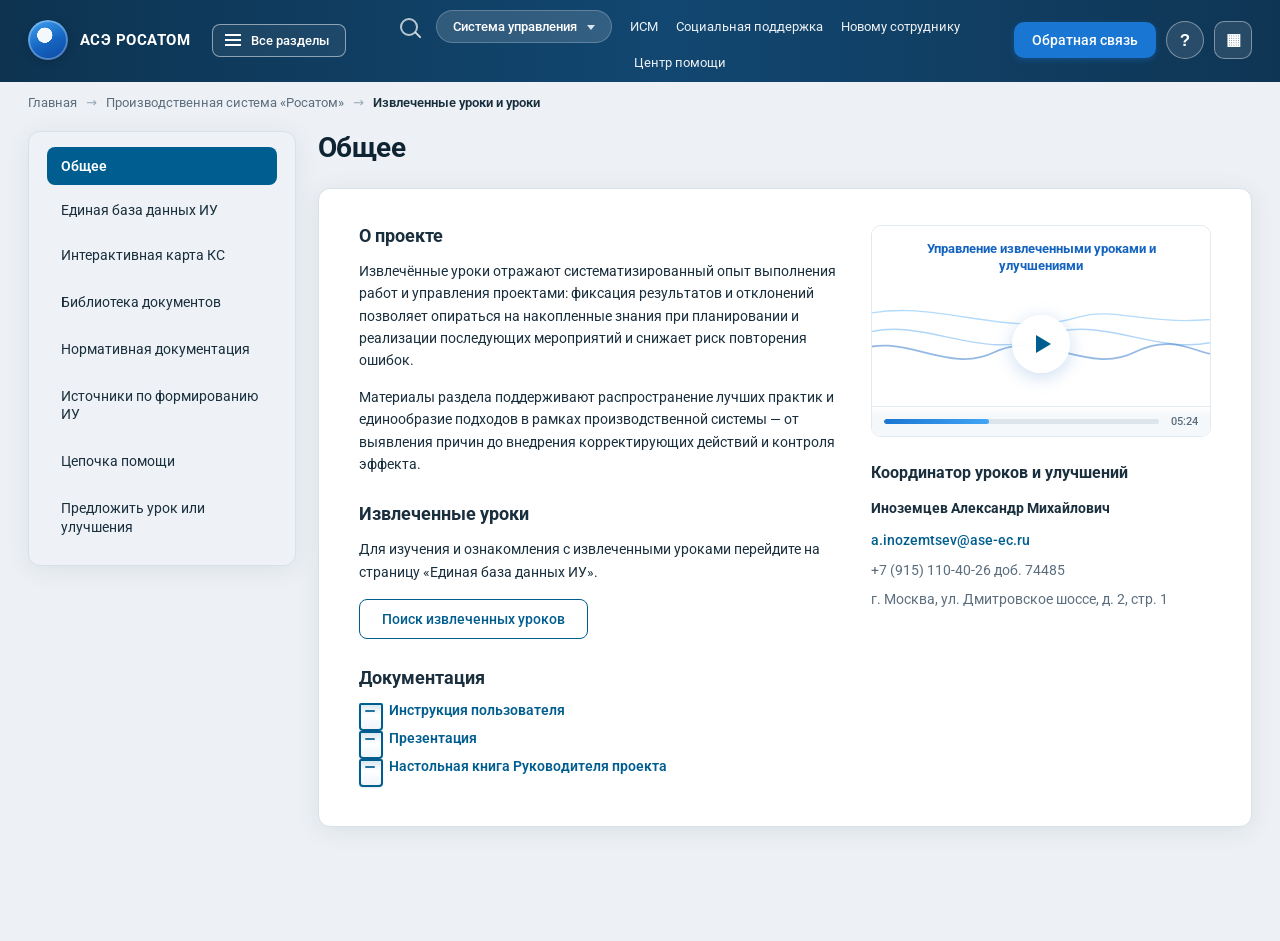
<file: frontend/demo.html>
<!DOCTYPE html>
<html lang="ru">
<head>
  <meta charset="UTF-8" />
  <meta name="viewport" content="width=device-width, initial-scale=1.0" />
  <title>Портал извлеченных уроков</title>
  <link rel="preconnect" href="https://fonts.googleapis.com" />
  <link rel="preconnect" href="https://fonts.gstatic.com" crossorigin />
  <link href="https://fonts.googleapis.com/css2?family=Roboto:wght@400;500;700&display=swap" rel="stylesheet" />
  <link rel="stylesheet" href="css/demo-styles.css" />
  <link rel="stylesheet" href="css/styles.css" />
</head>
<body class="portal-demo">
  <header class="mock-topbar" role="banner">
    <div class="mock-topbar__left">
      <div class="mock-logo" aria-hidden="true"></div>
      <span class="mock-brand">АСЭ&nbsp;РОСАТОМ</span>
      <button type="button" class="mock-btn mock-btn--outline mock-btn--sections" disabled>
        <span class="mock-icon-hamburger" aria-hidden="true"></span>
        Все разделы
      </button>
    </div>
    <nav class="mock-topbar__center" aria-label="Верхнее меню">
      <span class="mock-search-icon" aria-hidden="true"></span>
      <span class="mock-search-pill">Система управления <span class="mock-chevron" aria-hidden="true"></span></span>
      <a href="#" class="mock-top-link" onclick="return false;">ИСМ</a>
      <a href="#" class="mock-top-link" onclick="return false;">Социальная поддержка</a>
      <a href="#" class="mock-top-link" onclick="return false;">Новому сотруднику</a>
      <a href="#" class="mock-top-link" onclick="return false;">Центр помощи</a>
    </nav>
    <div class="mock-topbar__right">
      <button type="button" class="mock-btn mock-btn--primary" disabled>Обратная связь</button>
      <button type="button" class="mock-icon-btn" aria-label="Помощь" disabled>?</button>
      <button type="button" class="mock-icon-btn" aria-label="Приложения" disabled>▦</button>
    </div>
  </header>

  <div class="mock-subbar">
    <nav class="breadcrumbs" aria-label="Хлебные крошки">
      <span>Главная</span>
      <span class="bc-sep">→</span>
      <span>Производственная система «Росатом»</span>
      <span class="bc-sep">→</span>
      <span class="bc-current">Извлеченные уроки и уроки</span>
    </nav>
  </div>

  <div class="portal-layout">
    <aside class="portal-sidebar-mock" aria-label="Разделы портала">
      <ul class="sidebar-list">
        <li>
          <button type="button" class="sidebar-link" data-nav-view="general">Общее</button>
        </li>
        <li>
          <button type="button" class="sidebar-link" data-nav-view="database">Единая база данных ИУ</button>
        </li>
        <li><span class="sidebar-muted">Интерактивная карта КС</span></li>
        <li><span class="sidebar-muted">Библиотека документов</span></li>
        <li><span class="sidebar-muted">Нормативная документация</span></li>
        <li><span class="sidebar-muted">Источники по формированию ИУ</span></li>
        <li><span class="sidebar-muted">Цепочка помощи</span></li>
        <li><span class="sidebar-muted">Предложить урок или улучшения</span></li>
      </ul>
    </aside>

    <div class="portal-main-area">
      <section id="view-general" class="view-panel general-page">
        <h1 class="page-title page-title--standalone">Общее</h1>
        <div class="mock-card mock-card--general">
          <div class="general-grid">
            <div class="general-col">
              <section class="mock-section">
                <h2 class="mock-h2">О проекте</h2>
                <p class="mock-p">
                  Извлечённые уроки отражают систематизированный опыт выполнения работ и управления проектами:
                  фиксация результатов и отклонений позволяет опираться на накопленные знания при планировании
                  и реализации последующих мероприятий и снижает риск повторения ошибок.
                </p>
                <p class="mock-p">
                  Материалы раздела поддерживают распространение лучших практик и единообразие подходов в рамках
                  производственной системы — от выявления причин до внедрения корректирующих действий и контроля эффекта.
                </p>
              </section>
              <section class="mock-section">
                <h2 class="mock-h2">Извлеченные уроки</h2>
                <p class="mock-p mock-p--instruction">
                  Для изучения и ознакомления с извлеченными уроками перейдите на страницу «Единая база данных ИУ».
                </p>
                <button type="button" class="mock-outline-btn mock-outline-btn--ghost" disabled>Поиск извлеченных уроков</button>
              </section>
              <section class="mock-section">
                <h2 class="mock-h2">Документация</h2>
                <ul class="doc-links">
                  <li><a href="#" onclick="return false;">Инструкция пользователя</a></li>
                  <li><a href="#" onclick="return false;">Презентация</a></li>
                  <li><a href="#" onclick="return false;">Настольная книга Руководителя проекта</a></li>
                </ul>
              </section>
            </div>
            <div class="general-col general-col--aside">
              <div class="video-placeholder" role="img" aria-label="Видео: управление извлеченными уроками">
                <div class="video-placeholder__bg" aria-hidden="true">
                  <svg class="video-waves" xmlns="http://www.w3.org/2000/svg" viewBox="0 0 320 180" preserveAspectRatio="xMidYMid slice">
                    <rect width="320" height="180" fill="#ffffff" />
                    <path fill="none" stroke="#1e88e5" stroke-width="1.25" opacity="0.35" d="M0,95 C53,72 107,118 160,95 C213,72 267,118 320,95" />
                    <path fill="none" stroke="#1565c0" stroke-width="1.5" opacity="0.45" d="M0,108 C40,88 80,128 120,108 C160,88 200,128 240,108 C280,88 300,118 320,108" />
                    <path fill="none" stroke="#42a5f5" stroke-width="1.15" opacity="0.4" d="M0,78 C64,58 128,98 192,78 C224,68 256,88 320,78" />
                  </svg>
                </div>
                <p class="video-placeholder__heading">Управление извлеченными уроками и улучшениями</p>
                <div class="video-placeholder__mid">
                  <button type="button" class="video-play" disabled aria-hidden="true">
                    <span class="video-play__triangle" aria-hidden="true"></span>
                  </button>
                </div>
                <div class="video-placeholder__controls" aria-hidden="true">
                  <span class="video-progress"><span class="video-progress__fill"></span></span>
                  <span class="video-time">05:24</span>
                </div>
              </div>
              <section class="contact-card">
                <h3 class="mock-h3">Координатор уроков и улучшений</h3>
                <p class="contact-name">Иноземцев Александр Михайлович</p>
                <p class="contact-line">
                  <a href="mailto:a.inozemtsev@ase-ec.ru">a.inozemtsev@ase-ec.ru</a>
                </p>
                <p class="contact-line muted">+7 (915) 110-40-26 доб. 74485</p>
                <p class="contact-line muted">г. Москва, ул. Дмитровское шоссе, д. 2, стр. 1</p>
              </section>
            </div>
          </div>
        </div>
      </section>

      <section id="view-database" class="view-panel database-page" hidden>
        <h1 class="page-title page-title--standalone">Единая база данных ИУ</h1>
        <div class="database-split">
          <div class="database-split__main mock-card mock-card--database">
            <div class="db-search-wrap">
              <span class="db-search-icon" aria-hidden="true">⌕</span>
              <input type="search" class="db-search-input" placeholder="Поиск извлеченных уроков" disabled aria-disabled="true" />
            </div>
            <div class="lesson-cards">
              <article class="lesson-card">
                <span class="lesson-tag">Бетонирование</span>
                <h3 class="lesson-card-title">Бетонирование балок Б-1 помещений теплообменников СПОТ на энергоблоке №2 Нововоронежской АЭС-2</h3>
                <p class="lesson-meta">
                  Внесен: 22.02.2026 · ID: LL64784 · Стадия: Реализация улучшения
                </p>
                <p class="lesson-card-desc">
                  Срыв сроков бетонирования перекрытия помещений теплообменников СПОТ.
                </p>
                <dl class="lesson-details">
                  <div><dt>Этап</dt><dd>Основной период</dd></div>
                  <div><dt>Проект</dt><dd>Нововоронежская АЭС</dd></div>
                  <div><dt>Вид оборудования</dt><dd>СПОТ</dd></div>
                  <div><dt>Процесс</dt><dd>Обеспечение производства. Управление эффективностью.</dd></div>
                </dl>
                <ul class="lesson-checks">
                  <li>Отчет об улучшении</li>
                  <li>Ответ эксперта</li>
                </ul>
                <div class="lesson-card-actions">
                  <button type="button" class="mock-btn mock-btn--primary mock-btn--sm" disabled>Смотреть урок</button>
                  <a href="#" class="mock-inline-link" onclick="return false;">Заключение эксперта</a>
                </div>
              </article>
              <article class="lesson-card">
                <span class="lesson-tag">Организация</span>
                <h3 class="lesson-card-title">Внедрение технологий 5С на площадке строительства</h3>
                <p class="lesson-meta">Внесен: 02.02.2026 · ID: LL3891 · Стадия: Принят</p>
                <p class="lesson-card-desc">Организация рабочих мест и визуальный контроль на площадке.</p>
                <dl class="lesson-details">
                  <div><dt>Этап</dt><dd>Подготовка</dd></div>
                  <div><dt>Проект</dt><dd>Корпоративная программа</dd></div>
                  <div><dt>Вид оборудования</dt><dd>—</dd></div>
                  <div><dt>Процесс</dt><dd>Организация труда</dd></div>
                </dl>
                <ul class="lesson-checks">
                  <li>Отчет об улучшении</li>
                  <li>Ответ эксперта</li>
                </ul>
                <div class="lesson-card-actions">
                  <button type="button" class="mock-btn mock-btn--primary mock-btn--sm" disabled>Смотреть урок</button>
                  <a href="#" class="mock-inline-link" onclick="return false;">Заключение эксперта</a>
                </div>
              </article>
              <article class="lesson-card">
                <span class="lesson-tag">Поставки</span>
                <h3 class="lesson-card-title">Согласование поставок длинномера при ограничении проезда</h3>
                <p class="lesson-meta">Внесен: 28.01.2026 · ID: LL3702 · Стадия: Черновик</p>
                <p class="lesson-card-desc">Согласование графика подачи грузов на стройплощадку.</p>
                <dl class="lesson-details">
                  <div><dt>Этап</dt><dd>Логистика</dd></div>
                  <div><dt>Проект</dt><dd>Склад временного хранения</dd></div>
                  <div><dt>Вид оборудования</dt><dd>Крановые установки</dd></div>
                  <div><dt>Процесс</dt><dd>Поставка ТМЦ</dd></div>
                </dl>
                <ul class="lesson-checks">
                  <li>Отчет об улучшении</li>
                  <li>Ответ эксперта</li>
                </ul>
                <div class="lesson-card-actions">
                  <button type="button" class="mock-btn mock-btn--primary mock-btn--sm" disabled>Смотреть урок</button>
                  <a href="#" class="mock-inline-link" onclick="return false;">Заключение эксперта</a>
                </div>
              </article>
              <article class="lesson-card">
                <span class="lesson-tag">Безопасность</span>
                <h3 class="lesson-card-title">Идентификация зон повышенного риска при работах на высоте</h3>
                <p class="lesson-meta">Внесен: 15.01.2026 · ID: LL3644 · Стадия: Принят</p>
                <p class="lesson-card-desc">Маркировка и ограждение опасных зон при монтаже металлоконструкций.</p>
                <dl class="lesson-details">
                  <div><dt>Этап</dt><dd>Эксплуатация</dd></div>
                  <div><dt>Проект</dt><dd>Реконструкция объекта</dd></div>
                  <div><dt>Вид оборудования</dt><dd>Средства подмащения</dd></div>
                  <div><dt>Процесс</dt><dd>Охрана труда</dd></div>
                </dl>
                <ul class="lesson-checks">
                  <li>Отчет об улучшении</li>
                  <li>Ответ эксперта</li>
                </ul>
                <div class="lesson-card-actions">
                  <button type="button" class="mock-btn mock-btn--primary mock-btn--sm" disabled>Смотреть урок</button>
                  <a href="#" class="mock-inline-link" onclick="return false;">Заключение эксперта</a>
                </div>
              </article>
            </div>
          </div>
          <aside class="database-split__aside" aria-label="ИИ-помощник">
            <div class="chat-wrapper chat-wrapper--embedded open" id="chatWrapper">
              <div class="chat-header chat-header--embedded">
                <div class="chat-header-text">
                  <span class="chat-kicker">Найдено: 56 уроков</span>
                  <span class="chat-title">ИИ-помощник</span>
                </div>
                <div class="chat-header-actions">
                  <button type="button" id="expandChat" class="icon-btn icon-btn--embed" title="Раскрыть">⤢</button>
                  <button type="button" class="chat-filter-link" disabled>Фильтр</button>
                </div>
              </div>
              <div class="messages" id="messages"></div>
              <div class="mode-bar mode-bar--embed" id="modeBar">
                <button class="mode-btn" data-mode="document">Документы</button>
                <button class="mode-btn" data-mode="mail">Письмо</button>
                <button class="mode-btn active" data-mode="chat">Чат</button>
                <button class="mode-btn" data-mode="search">Поиск</button>
              </div>
              <div class="composer">
                <input id="messageInput" type="text" placeholder="Сформулируйте запрос по урокам" />
                <button id="sendBtn" class="send-btn">➤</button>
              </div>
            </div>
          </aside>
        </div>
      </section>
    </div>
  </div>

  <div class="assistant-overlay" id="assistantOverlay">
    <div class="assistant-shell assistant-shell--portal">
      <header class="assistant-header assistant-header--portal">
        <button type="button" id="assistantBack" class="icon-btn assistant-back-btn" title="К компактному виду">←</button>
        <h1 class="assistant-portal-title">Ассистент раздела «Извлеченные уроки»</h1>
      </header>
      <div class="assistant-body">
        <aside class="assistant-sidebar" aria-label="История запросов">
          <div class="assistant-sidebar-inner">
            <div class="opened-lessons-head">
              <span class="opened-lessons-title">История запросов</span>
              <button type="button" class="opened-lessons-clear-btn" title="Очистить историю">Очистить</button>
            </div>
            <ul class="opened-lessons-list" id="openedLessonsSidebarList"></ul>
          </div>
        </aside>
        <section class="assistant-main">
          <div class="assistant-messages" id="assistantMessages"></div>
          <div class="mode-bar wide" id="assistantModeBar">
            <button class="mode-btn" data-mode="document">Документы</button>
            <button class="mode-btn" data-mode="mail">Письмо</button>
            <button class="mode-btn active" data-mode="chat">Чат</button>
            <button class="mode-btn" data-mode="search">Поиск</button>
          </div>
          <div class="composer composer--modal">
            <input id="assistantInput" type="text" placeholder="Что вы хотите найти?" />
            <button id="assistantSend" class="send-btn">➤</button>
          </div>
        </section>
      </div>
    </div>
  </div>

  <script src="js/demo-portal.js"></script>
  <script src="js/config.js"></script>
  <script src="js/opened-lessons-history.js"></script>
  <script src="js/api.js"></script>
  <script src="js/chat-widget.js"></script>
</body>
</html>
</file>
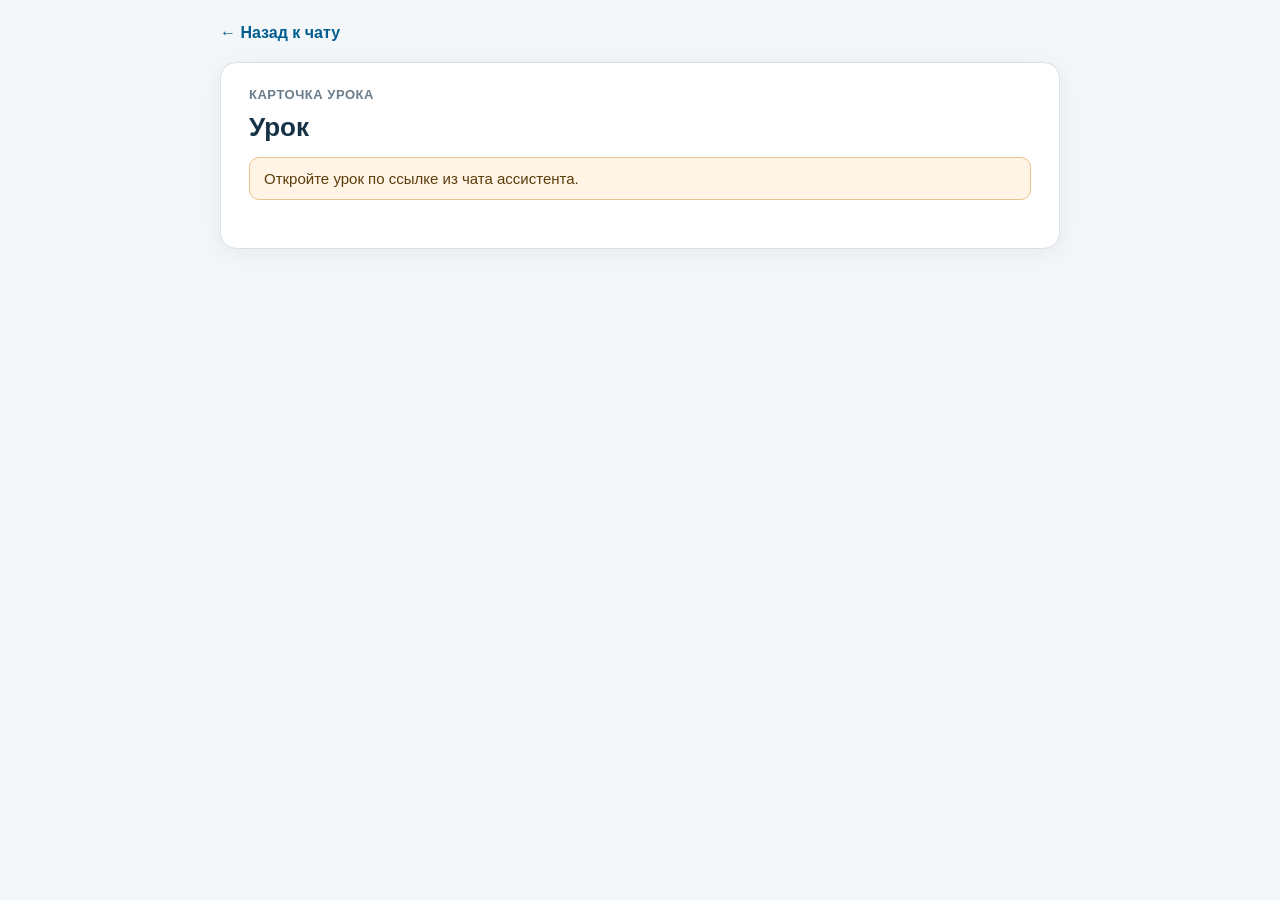
<file: frontend/lesson.html>
<!DOCTYPE html>
<html lang="ru">
<head>
  <meta charset="UTF-8" />
  <meta name="viewport" content="width=device-width, initial-scale=1.0" />
  <title>Урок</title>
  <link rel="stylesheet" href="css/styles.css" />
</head>
<body class="lesson-page">
  <p class="lesson-page-nav"><a href="#" id="lessonBackLink">← Назад к чату</a></p>
  <article class="lesson-page-article" id="lessonArticle">
    <p class="lesson-page-kicker" id="lessonKicker">Карточка урока</p>
    <h1 id="lessonTitle">Урок</h1>
    <p class="lesson-page-error" id="lessonError" hidden></p>
    <div id="lessonFieldsWrap" class="lesson-page-fields-wrap" hidden>
      <h2 class="lesson-page-section-title">Все поля</h2>
      <dl class="lesson-page-fields" id="lessonFields"></dl>
    </div>
    <section class="lesson-page-section lesson-page-legacy" id="legacySection" hidden>
      <h2 class="lesson-page-section-title">Фрагмент (старая ссылка)</h2>
      <div id="lessonBody" class="lesson-page-body"></div>
    </section>
  </article>
  <script src="js/config.js"></script>
  <script src="js/opened-lessons-history.js"></script>
  <script>
    function escapeHtml(value) {
      return String(value || '')
        .replaceAll('&', '&amp;')
        .replaceAll('<', '&lt;')
        .replaceAll('>', '&gt;')
        .replaceAll('"', '&quot;');
    }

    function formatFieldValue(v) {
      if (v === null || v === undefined) return '—';
      if (typeof v === 'boolean') return v ? 'Да' : 'Нет';
      return String(v);
    }

    var FIELD_ORDER = [
      'ID_урока', 'Наименование_урока', 'Дата_урока',
      'Проект_организация', 'Этап_Проекта', 'Функциональный_процесс',
      'Вид_деятельности', 'Стадия_ЖЦ', 'Вид_оборудования', 'Ключевое_событие',
      'Источник_урока', 'Номер_в_источнике', 'Значимость_урока',
      'Направлено_в_УВКиМ', 'Протокол_рассмотрения', 'Отчет_об_улучшении',
      'Отчет_об_использовании', 'Ответ_эксперта', 'Информационный_листок',
      'Заключение_эксперта', 'Материалы',
      'Описание_проблема', 'Описание_решение', 'Описание_результат'
    ];

    function orderedKeys(obj) {
      var keys = Object.keys(obj);
      var ordered = [];
      FIELD_ORDER.forEach(function (k) {
        if (keys.indexOf(k) !== -1) ordered.push(k);
      });
      keys
        .filter(function (k) { return FIELD_ORDER.indexOf(k) === -1; })
        .sort(function (a, b) { return a.localeCompare(b, 'ru'); })
        .forEach(function (k) { ordered.push(k); });
      return ordered;
    }

    function renderRecord(record) {
      var dl = document.getElementById('lessonFields');
      var wrap = document.getElementById('lessonFieldsWrap');
      dl.innerHTML = '';
      orderedKeys(record).forEach(function (key) {
        var dt = document.createElement('dt');
        dt.className = 'lesson-page-dt';
        dt.textContent = key;
        var dd = document.createElement('dd');
        dd.className = 'lesson-page-dd';
        var val = formatFieldValue(record[key]);
        if (val.length > 200 || val.indexOf('\n') !== -1) {
          dd.classList.add('lesson-page-dd--block');
        }
        dd.textContent = val;
        dl.appendChild(dt);
        dl.appendChild(dd);
      });
      wrap.hidden = false;
    }

    function capitalizeFirstLetter(str) {
      if (!str) return str;
      var c = str.charAt(0);
      if (!/[a-zа-яё]/.test(c)) return str;
      return c.toLocaleUpperCase('ru-RU') + str.slice(1);
    }

    function showError(msg) {
      var el = document.getElementById('lessonError');
      el.textContent = msg;
      el.hidden = false;
    }

    document.getElementById('lessonBackLink').addEventListener('click', function (e) {
      e.preventDefault();
      if (window.history.length > 1) {
        window.history.back();
      } else {
        window.location.href = 'demo.html';
      }
    });

    (function () {
      var params = new URLSearchParams(window.location.search);
      var lessonId = params.get('lessonId');
      var backendUrl = (params.get('backendUrl') || (typeof API_CONFIG !== 'undefined' && API_CONFIG.baseUrl) || '').replace(/\/$/, '');
      var titleEl = document.getElementById('lessonTitle');

      if (lessonId && backendUrl) {
        titleEl.textContent = 'Загрузка…';
        var url = backendUrl + '/api/v1/lessons/' + encodeURIComponent(lessonId);
        fetch(url)
          .then(function (r) {
            if (r.status === 404) throw new Error('Урок не найден в базе.');
            if (!r.ok) throw new Error('Не удалось загрузить карточку (' + r.status + ').');
            return r.json();
          })
          .then(function (record) {
            var name = record['Наименование_урока'] || record['Наименование'] || lessonId;
            titleEl.textContent = name;
            document.title = name;
            renderRecord(record);
            if (typeof LessonsOpenedHistory !== 'undefined') {
              LessonsOpenedHistory.record(lessonId, name);
            }
          })
          .catch(function (err) {
            titleEl.textContent = 'Урок';
            showError(err.message || 'Ошибка загрузки.');
          });
        return;
      }

      var raw = window.location.hash.slice(1);
      if (!raw) {
        titleEl.textContent = 'Урок';
        showError('Откройте урок по ссылке из чата ассистента.');
        return;
      }
      try {
        var json = decodeURIComponent(escape(window.atob(raw)));
        var data = JSON.parse(json);
        titleEl.textContent = (data.title && String(data.title)) || 'Урок';
        document.title = titleEl.textContent;
        var bodyEl = document.getElementById('lessonBody');
        var leg = document.getElementById('legacySection');
        var bodyText = (data.text && String(data.text)) || '';
        bodyEl.textContent = bodyText ? capitalizeFirstLetter(bodyText.trim()) : 'Нет текста фрагмента.';
        leg.hidden = false;
        showError('Это старая ссылка. Откройте урок снова из чата, чтобы увидеть полную карточку.');
      } catch (err) {
        titleEl.textContent = 'Не удалось открыть урок';
        showError('Ссылка устарела или повреждена.');
      }
    })();
  </script>
</body>
</html>
</file>
<file: frontend/css/demo-styles.css>
/* Заглушки портала (demo.html): макеты 1–3 */

:root {
  --demo-header: #0c3d5c;
  --demo-header-accent: #1976d2;
  --demo-card-shadow: 0 4px 24px rgba(15, 36, 52, 0.08);
  --demo-line: #d8e0e8;
  --demo-ink: #1a2f3d;
  --demo-muted: #5c6e7e;
  /* Кнопки режимов: единый спокойный голубой; активное — чуть темнее тона */
  --mode-btn-bg: #8db1e2;
  --mode-btn-bg-hover: #7ea3db;
  --mode-btn-bg-active: #7a9fd4;
  --mode-btn-radius: 10px;
}

.portal-demo {
  margin: 0;
  min-height: 100vh;
  background: #edf1f5;
  padding-bottom: 48px;
  font-family:
    "Roboto",
    "Segoe UI",
    system-ui,
    -apple-system,
    sans-serif;
}

.portal-demo .view-panel[hidden] {
  display: none !important;
}

/* --- Верхняя панель --- */
.mock-topbar {
  display: flex;
  align-items: center;
  justify-content: space-between;
  gap: 16px;
  flex-wrap: wrap;
  padding: 10px 28px 12px;
  background: linear-gradient(90deg, #0d3350 0%, #124771 52%, #0f3554 100%);
  color: #fff;
  font-size: 14px;
  box-shadow: 0 2px 12px rgba(8, 28, 44, 0.12);
}

.mock-topbar__left {
  display: flex;
  align-items: center;
  gap: 12px;
}

.mock-logo {
  width: 40px;
  height: 40px;
  border-radius: 50%;
  background:
    radial-gradient(circle at 42% 38%, rgba(255, 255, 255, 0.95) 0%, rgba(255, 255, 255, 0.95) 22%, transparent 23%),
    linear-gradient(155deg, #42a5f5 0%, #1565c0 55%, #0d47a1 100%);
  box-shadow:
    inset 0 0 0 2px rgba(255, 255, 255, 0.28),
    0 2px 8px rgba(0, 0, 0, 0.15);
}

.mock-brand {
  font-weight: 700;
  letter-spacing: 0.03em;
  margin-right: 10px;
  font-size: 15px;
}

.mock-btn {
  font: inherit;
  border-radius: 8px;
  padding: 8px 14px;
  cursor: default;
}

.mock-btn--outline {
  border: 1px solid rgba(255, 255, 255, 0.5);
  background: rgba(255, 255, 255, 0.06);
  color: #fff;
}

.mock-btn--sections {
  display: inline-flex;
  align-items: center;
  gap: 10px;
  padding-left: 12px;
  padding-right: 16px;
  font-weight: 500;
  font-size: 13px;
}

.mock-icon-hamburger {
  display: inline-block;
  width: 16px;
  height: 12px;
  border-top: 2px solid #fff;
  border-bottom: 2px solid #fff;
  position: relative;
  flex-shrink: 0;
}

.mock-icon-hamburger::after {
  content: "";
  position: absolute;
  left: 0;
  right: 0;
  top: 50%;
  transform: translateY(-50%);
  border-top: 2px solid #fff;
}

.mock-btn--primary {
  border: 0;
  background: var(--demo-header-accent);
  color: #fff;
  font-weight: 500;
  padding: 10px 18px;
  border-radius: 10px;
  box-shadow: 0 2px 6px rgba(25, 118, 210, 0.35);
}

.mock-topbar__center {
  display: flex;
  align-items: center;
  gap: 12px 18px;
  flex-wrap: wrap;
  justify-content: center;
  flex: 1;
}

.mock-search-icon {
  width: 18px;
  height: 18px;
  border: 2px solid rgba(255, 255, 255, 0.75);
  border-radius: 50%;
  position: relative;
  flex-shrink: 0;
  opacity: 0.95;
}

.mock-search-icon::after {
  content: "";
  position: absolute;
  width: 8px;
  height: 2px;
  background: rgba(255, 255, 255, 0.85);
  right: -6px;
  bottom: -2px;
  transform: rotate(45deg);
  border-radius: 1px;
}

.mock-search-pill {
  display: inline-flex;
  align-items: center;
  gap: 10px;
  padding: 8px 16px;
  border-radius: 999px;
  background: rgba(255, 255, 255, 0.14);
  border: 1px solid rgba(255, 255, 255, 0.22);
  font-size: 13px;
  font-weight: 500;
}

.mock-chevron {
  display: inline-block;
  width: 0;
  height: 0;
  border-left: 4px solid transparent;
  border-right: 4px solid transparent;
  border-top: 5px solid rgba(255, 255, 255, 0.88);
  margin-top: 2px;
  opacity: 0.95;
}

.mock-top-link {
  color: rgba(255, 255, 255, 0.92);
  text-decoration: none;
  font-size: 13px;
}

.mock-top-link:hover {
  text-decoration: underline;
}

.mock-topbar__right {
  display: flex;
  align-items: center;
  gap: 10px;
}

.mock-icon-btn {
  width: 38px;
  height: 38px;
  border-radius: 50%;
  border: 1px solid rgba(255, 255, 255, 0.4);
  background: rgba(255, 255, 255, 0.1);
  color: #fff;
  font-size: 17px;
  font-weight: 600;
  line-height: 1;
  cursor: default;
}

.mock-icon-btn:last-of-type {
  border-radius: 10px;
  font-size: 16px;
}

/* --- Подшапка с крошками --- */
.mock-subbar {
  padding: 12px 28px 0;
  background: #edf1f5;
}

.breadcrumbs {
  font-size: 13px;
  color: var(--demo-muted);
  line-height: 1.45;
}

.bc-sep {
  margin: 0 6px;
  color: #9aaab8;
}

.bc-current {
  color: #1a2f3d;
  font-weight: 600;
}

/* --- Основная сетка: сайдбар + контент --- */
.portal-layout {
  display: grid;
  grid-template-columns: 268px minmax(0, 1fr);
  gap: 0;
  min-height: calc(100vh - 120px);
  padding: 18px 28px 36px;
  max-width: 1560px;
  margin: 0 auto;
}

.portal-sidebar-mock {
  background: #eef2f6;
  border: 1px solid var(--demo-line);
  border-radius: 12px;
  padding: 12px 10px 14px;
  align-self: start;
  box-shadow: var(--demo-card-shadow);
}

.sidebar-list {
  list-style: none;
  margin: 0;
  padding: 0;
}

.sidebar-list li {
  margin: 0;
  padding: 3px 8px;
}

.sidebar-link {
  display: block;
  width: 100%;
  text-align: left;
  border: 0;
  background: transparent;
  padding: 11px 14px;
  font: inherit;
  font-size: 14px;
  font-weight: 400;
  color: var(--demo-ink);
  cursor: pointer;
  border-radius: 8px;
  transition: background 0.15s ease, color 0.15s ease;
}

.sidebar-link:hover {
  background: rgba(255, 255, 255, 0.65);
}

.sidebar-link.nav-active {
  background: var(--primary);
  color: #fff;
  font-weight: 600;
}

.sidebar-muted {
  display: block;
  padding: 11px 14px;
  font-size: 14px;
  color: var(--demo-ink);
  line-height: 1.35;
}

.portal-main-area {
  min-width: 0;
  padding-left: 22px;
}

.general-page {
  display: flex;
  flex-direction: column;
  gap: 0;
}

.page-title--standalone {
  margin: 4px 0 16px;
  font-size: 32px;
  font-weight: 700;
  letter-spacing: -0.02em;
  color: #0f2433;
}

.mock-card {
  background: #fff;
  border: 1px solid var(--demo-line);
  border-radius: 12px;
  padding: 32px 40px 40px;
  box-shadow: var(--demo-card-shadow);
}

.mock-card--general {
  padding-top: 36px;
}

.page-title {
  margin: 0 0 24px;
  font-size: 28px;
  font-weight: 700;
  color: #0f2433;
}

/* --- Страница «Общее» --- */
.general-grid {
  display: grid;
  grid-template-columns: 1fr minmax(260px, 340px);
  gap: 32px;
  align-items: start;
}

.mock-section {
  margin-bottom: 28px;
}

.mock-section:last-child {
  margin-bottom: 0;
}

.mock-h2 {
  margin: 0 0 14px;
  font-size: 18px;
  font-weight: 700;
  color: var(--demo-ink);
}

.mock-h3 {
  margin: 0 0 12px;
  font-size: 16px;
  font-weight: 700;
  color: var(--demo-ink);
}

.mock-p {
  margin: 0 0 14px;
  line-height: 1.6;
  font-size: 14px;
  color: var(--demo-ink);
}

.mock-p--instruction {
  margin-bottom: 16px;
  color: var(--demo-ink);
}

.mock-p.muted,
.muted {
  color: var(--demo-muted);
  font-size: 14px;
}

.mock-outline-btn {
  margin-top: 0;
  padding: 11px 22px;
  border-radius: 8px;
  border: 1px solid var(--demo-line);
  background: #fafcfd;
  color: #153246;
  font: inherit;
  font-size: 14px;
  font-weight: 500;
  cursor: default;
}

.mock-outline-btn--ghost {
  border: 1px solid var(--primary);
  background: #fff;
  color: var(--primary);
  box-shadow: none;
}

.mock-outline-btn--ghost:hover {
  background: rgba(0, 93, 143, 0.04);
}

.doc-links {
  margin: 0;
  padding: 0;
  list-style: none;
}

.doc-links li {
  margin-bottom: 12px;
  padding-left: 30px;
  position: relative;
  font-size: 14px;
}

.doc-links li::before {
  content: "";
  position: absolute;
  left: 0;
  top: 1px;
  width: 20px;
  height: 24px;
  border-radius: 2px 2px 4px 4px;
  border: 2px solid var(--primary);
  background: linear-gradient(
    180deg,
    rgba(0, 93, 143, 0.14) 0%,
    rgba(255, 255, 255, 0.95) 42%,
    rgba(0, 93, 143, 0.06) 100%
  );
  box-shadow: 0 1px 2px rgba(0, 93, 143, 0.12);
}

.doc-links li::after {
  content: "";
  position: absolute;
  left: 6px;
  top: 8px;
  width: 10px;
  height: 2px;
  background: var(--primary);
  border-radius: 1px;
  opacity: 0.85;
}

.doc-links a {
  color: var(--primary);
  font-weight: 600;
  text-decoration: none;
}

.doc-links a:hover {
  text-decoration: underline;
}

.video-placeholder {
  position: relative;
  aspect-ratio: 16 / 10;
  border-radius: 10px;
  overflow: hidden;
  margin-bottom: 24px;
  border: 1px solid #e2e9ef;
  background: #fff;
  display: grid;
  grid-template-rows: auto 1fr auto;
  min-height: 200px;
}

.video-placeholder__bg {
  position: absolute;
  inset: 0;
  pointer-events: none;
}

.video-placeholder__bg .video-waves {
  width: 100%;
  height: 100%;
  display: block;
}

.video-placeholder__heading {
  position: relative;
  z-index: 1;
  margin: 14px 20px 0;
  text-align: center;
  font-size: 13px;
  font-weight: 700;
  color: #1565c0;
  line-height: 1.35;
  max-width: 92%;
  justify-self: center;
}

.video-placeholder__mid {
  display: flex;
  align-items: center;
  justify-content: center;
  position: relative;
  z-index: 1;
  min-height: 0;
  padding: 4px 0 28px;
}

.video-play {
  position: relative;
  z-index: 1;
  width: 58px;
  height: 58px;
  margin: 0;
  padding: 0;
  border-radius: 50%;
  border: 0;
  background: rgba(255, 255, 255, 0.96);
  cursor: default;
  box-shadow: 0 4px 18px rgba(21, 101, 192, 0.22);
  display: flex;
  align-items: center;
  justify-content: center;
}

.video-play__triangle {
  width: 0;
  height: 0;
  border-style: solid;
  border-width: 9px 0 9px 15px;
  border-color: transparent transparent transparent var(--primary);
  margin-left: 4px;
}

.video-placeholder__controls {
  position: absolute;
  left: 0;
  right: 0;
  bottom: 0;
  z-index: 2;
  display: flex;
  align-items: center;
  gap: 12px;
  padding: 8px 12px;
  background: linear-gradient(180deg, rgba(255, 255, 255, 0) 0%, rgba(245, 248, 251, 0.97) 28%);
  border-top: 1px solid rgba(226, 233, 239, 0.9);
}

.video-progress {
  flex: 1;
  height: 5px;
  border-radius: 999px;
  background: #dde5ec;
  overflow: hidden;
}

.video-progress__fill {
  display: block;
  height: 100%;
  width: 38%;
  border-radius: 999px;
  background: linear-gradient(90deg, #1976d2, #42a5f5);
}

.video-time {
  font-size: 11px;
  font-weight: 500;
  color: var(--demo-muted);
  flex-shrink: 0;
  font-variant-numeric: tabular-nums;
}

.contact-card {
  padding: 0;
  border-radius: 0;
  border: 0;
  background: transparent;
  font-size: 14px;
  line-height: 1.55;
  color: var(--demo-ink);
}

.contact-name {
  font-weight: 700;
  margin: 0 0 10px;
  font-size: 14px;
}

.contact-line {
  margin: 0 0 8px;
}

.contact-line:last-child {
  margin-bottom: 0;
}

.contact-card a {
  color: var(--primary);
  font-weight: 500;
  text-decoration: none;
}

.contact-card a:hover {
  text-decoration: underline;
}

/* --- Страница «Единая база данных ИУ» --- */
.db-head {
  display: flex;
  align-items: flex-start;
  justify-content: space-between;
  gap: 16px;
  margin-bottom: 20px;
}

.db-head .page-title {
  margin-bottom: 0;
}

.mock-link-btn {
  border: 0;
  background: none;
  color: var(--primary);
  font: inherit;
  font-weight: 600;
  cursor: default;
  text-decoration: underline;
  text-underline-offset: 3px;
}

.db-search-wrap {
  display: flex;
  align-items: center;
  gap: 12px;
  margin-bottom: 28px;
  padding: 4px 4px 4px 16px;
  border-radius: 999px;
  border: 1px solid var(--demo-line);
  background: #fafcfd;
}

.db-search-icon {
  font-size: 18px;
  color: #7a8b99;
}

.db-search-input {
  flex: 1;
  border: 0;
  background: transparent;
  padding: 14px 12px;
  font: inherit;
  font-size: 15px;
  outline: none;
}

.lesson-cards {
  display: grid;
  grid-template-columns: repeat(2, minmax(0, 1fr));
  gap: 20px;
}

.lesson-card {
  border: 1px solid var(--demo-line);
  border-radius: 12px;
  padding: 18px 18px 16px;
  background: #fff;
  display: flex;
  flex-direction: column;
  gap: 10px;
}

.lesson-tag {
  align-self: flex-start;
  padding: 4px 12px;
  border-radius: 999px;
  font-size: 12px;
  font-weight: 600;
  background: rgba(0, 93, 143, 0.1);
  color: var(--primary);
}

.lesson-card-title {
  margin: 0;
  font-size: 15px;
  font-weight: 700;
  line-height: 1.35;
  color: #0f2433;
}

.lesson-meta {
  margin: 0;
  font-size: 12px;
  color: #6b7d8b;
  line-height: 1.45;
}

.lesson-card-desc {
  margin: 0 0 10px;
  font-size: 13px;
  line-height: 1.45;
  color: var(--demo-ink);
}

.lesson-details {
  margin: 0;
  display: grid;
  grid-template-columns: auto 1fr;
  gap: 4px 12px;
  font-size: 12px;
}

.lesson-details dt {
  margin: 0;
  color: #8a9bab;
  font-weight: 600;
}

.lesson-details dd {
  margin: 0;
  color: #2c4050;
}

.lesson-checks {
  margin: 0;
  padding: 0;
  list-style: none;
  font-size: 12px;
  color: #3d5264;
}

.lesson-checks li {
  padding-left: 20px;
  position: relative;
  margin-bottom: 4px;
}

.lesson-checks li::before {
  content: "✓";
  position: absolute;
  left: 0;
  color: var(--primary);
  font-weight: 700;
}

.lesson-card-actions {
  display: flex;
  align-items: center;
  justify-content: space-between;
  gap: 12px;
  margin-top: auto;
  padding-top: 8px;
}

.mock-btn--sm {
  padding: 8px 14px;
  font-size: 13px;
  border-radius: 8px;
}

.mock-inline-link {
  font-size: 13px;
  color: var(--primary);
  font-weight: 600;
  text-decoration: none;
}

.mock-card--database {
  padding: 28px 32px 36px;
}

.database-page .page-title--standalone {
  margin-bottom: 18px;
}

.database-split {
  display: grid;
  grid-template-columns: minmax(0, 1fr) 268px;
  gap: 22px;
  align-items: stretch;
}

.database-split__main {
  min-width: 0;
}

.database-split__aside {
  min-width: 0;
  position: sticky;
  top: 12px;
  align-self: start;
}

/* Встроенный помощник на странице ЕБД ИУ */
.chat-wrapper.chat-wrapper--embedded {
  position: relative !important;
  left: auto !important;
  right: auto !important;
  bottom: auto !important;
  top: auto !important;
  width: 100%;
  min-width: 248px;
  min-height: 520px;
  max-height: calc(100vh - 140px);
  height: auto;
  display: flex !important;
  flex-direction: column;
  overflow: hidden;
  resize: vertical;
  border: 1px solid var(--demo-line);
  border-radius: 12px;
  box-shadow: var(--demo-card-shadow);
  background: #fff;
}

.chat-wrapper--embedded.open {
  display: flex !important;
}

.portal-demo .chat-wrapper--embedded .chat-header--embedded {
  flex-shrink: 0;
  background: #fff !important;
  color: var(--text);
  border-bottom: 1px solid var(--demo-line);
  padding: 12px 12px 10px;
  align-items: flex-start;
  justify-content: space-between;
  gap: 10px;
}

.chat-header-actions {
  display: flex;
  align-items: center;
  gap: 10px;
  flex-shrink: 0;
}

.portal-demo .chat-wrapper--embedded .chat-title {
  color: var(--primary);
  font-weight: 700;
  font-size: 14px;
  line-height: 1.25;
}

.portal-demo .chat-wrapper--embedded .chat-kicker {
  color: var(--demo-muted);
  font-weight: 500;
  font-size: 10px;
  letter-spacing: 0.02em;
}

.icon-btn--embed {
  background: #fff !important;
  color: var(--primary) !important;
  border: 1px solid var(--demo-line) !important;
  width: 36px;
  height: 36px;
  border-radius: 10px;
}

.chat-filter-link {
  border: 0;
  background: none;
  color: var(--primary);
  font: inherit;
  font-size: 12px;
  font-weight: 600;
  text-decoration: underline;
  text-underline-offset: 2px;
  cursor: default;
  padding: 6px 2px;
}

.mode-bar--embed {
  flex-shrink: 0;
  flex-wrap: wrap;
  justify-content: center;
  align-items: center;
  gap: 8px;
  padding: 10px 12px;
  background: #f2f3f9;
  border-top: 1px solid var(--demo-line);
}

.mode-bar--embed .mode-btn {
  display: inline-flex;
  align-items: center;
  justify-content: center;
  flex: 0 0 auto;
  box-sizing: border-box;
  min-width: min-content;
  text-align: center;
  padding: 9px 14px;
  min-height: 36px;
  font-size: 10px;
  font-weight: 500;
  line-height: 1.25;
  border-radius: var(--mode-btn-radius);
  border: 0;
  box-shadow: none;
  background: var(--mode-btn-bg) !important;
  color: #fff !important;
  cursor: pointer;
  letter-spacing: 0.02em;
  white-space: nowrap;
  transition:
    background 0.15s ease,
    box-shadow 0.15s ease;
}

.mode-bar--embed .mode-btn:hover {
  background: var(--mode-btn-bg-hover) !important;
}

.mode-bar--embed .mode-btn.active {
  background: var(--mode-btn-bg-active) !important;
  color: #fff !important;
  box-shadow: inset 0 0 0 1px rgba(255, 255, 255, 0.35);
  font-weight: 600;
}

.chat-wrapper--embedded .messages {
  flex: 1;
  min-height: 160px;
  padding: 12px;
  gap: 10px;
  font-size: 12px;
}

.chat-wrapper--embedded .messages .bubble {
  font-size: 12px;
  line-height: 1.45;
  padding: 10px 12px;
  border-radius: 10px;
}

.chat-wrapper--embedded .messages .bubble .meta {
  font-size: 10px;
  margin-top: 6px;
}

.chat-wrapper--embedded .composer {
  flex-shrink: 0;
  padding: 10px 12px;
}

.chat-wrapper--embedded .composer input {
  font-size: 12px;
  padding: 10px 12px;
}

.chat-wrapper--embedded .send-btn {
  width: 38px;
  height: 38px;
  border-radius: 10px;
}

@media (max-width: 1180px) {
  .database-split {
    grid-template-columns: 1fr;
  }

  .database-split__aside {
    position: static;
    max-width: 520px;
  }
}

.mock-inline-link:hover {
  text-decoration: underline;
}

.chat-header-text {
  display: flex;
  flex-direction: column;
  gap: 2px;
  min-width: 0;
}

.chat-kicker {
  font-size: 11px;
  font-weight: 600;
  opacity: 0.9;
  letter-spacing: 0.02em;
}

.chat-title {
  font-size: 15px;
  font-weight: 700;
}

/* --- Модальное окно ассистента (макет 3) --- */
.assistant-shell--portal {
  border-radius: 16px;
  overflow: hidden;
  resize: both;
}

.assistant-header--portal {
  display: grid;
  grid-template-columns: auto 1fr;
  align-items: center;
  gap: 12px;
  padding: 16px 20px;
  background: linear-gradient(90deg, #4a9fd9 0%, #5eb0e8 45%, #4a9fd9 100%);
  border-bottom: 1px solid rgba(255, 255, 255, 0.25);
}

.assistant-header--portal .assistant-portal-title {
  margin: 0;
  font-size: 17px;
  font-weight: 700;
  text-align: center;
  grid-column: 2;
  color: #fff;
}

.assistant-back-btn {
  grid-column: 1;
  justify-self: start;
}

.portal-demo #assistantModeBar.mode-bar.wide {
  gap: 8px;
  padding: 10px 12px;
  flex-wrap: wrap;
  justify-content: center;
  align-items: center;
  background: #f2f3f9;
  border-top: 1px solid var(--demo-line);
}

.portal-demo #assistantModeBar.mode-bar.wide .mode-btn {
  flex: 0 0 auto;
  box-sizing: border-box;
  min-width: min-content;
  padding: 9px 14px;
  min-height: 36px;
  font-size: 10px;
  font-weight: 500;
  line-height: 1.25;
  border-radius: var(--mode-btn-radius);
  border: 0;
  box-shadow: none;
  background: var(--mode-btn-bg) !important;
  color: #fff !important;
  cursor: pointer;
  white-space: nowrap;
  letter-spacing: 0.02em;
  transition:
    background 0.15s ease,
    box-shadow 0.15s ease;
}

.portal-demo #assistantModeBar.mode-bar.wide .mode-btn:hover {
  background: var(--mode-btn-bg-hover) !important;
}

.portal-demo #assistantModeBar.mode-bar.wide .mode-btn.active {
  background: var(--mode-btn-bg-active) !important;
  color: #fff !important;
  box-shadow: inset 0 0 0 1px rgba(255, 255, 255, 0.35);
  font-weight: 600;
}

.composer--modal input {
  border-radius: 999px;
  padding-right: 52px;
}

.portal-demo .assistant-overlay .assistant-messages {
  padding: 12px;
  gap: 10px;
}

.portal-demo .assistant-overlay .assistant-messages .bubble {
  font-size: 12px;
  line-height: 1.45;
  padding: 10px 12px;
  border-radius: 10px;
}

.portal-demo .assistant-overlay .assistant-messages .bubble .meta {
  font-size: 10px;
}

.portal-demo .assistant-overlay .composer input {
  font-size: 12px;
  padding: 10px 14px;
}

@media (max-width: 1100px) {
  .portal-layout {
    grid-template-columns: 1fr;
    padding: 12px 16px 24px;
  }

  .portal-main-area {
    padding-left: 0;
  }

  .portal-sidebar-mock {
    position: sticky;
    top: 8px;
    z-index: 2;
  }

  .general-grid {
    grid-template-columns: 1fr;
  }

  .lesson-cards {
    grid-template-columns: 1fr;
  }
}

@media (max-width: 640px) {
  .mock-topbar__center {
    display: none;
  }

  .assistant-header--portal .assistant-portal-title {
    font-size: 14px;
  }
}
</file>
<file: frontend/css/styles.css>
:root {
  --primary: #005d8f;
  --bg: #f4f7fa;
  --panel: #ffffff;
  --line: #d8e0e8;
  --text: #153246;
  --muted: #6b7d8b;
}

* {
  box-sizing: border-box;
}

body {
  margin: 0;
  font-family: "Segoe UI", sans-serif;
  color: var(--text);
  background: var(--bg);
}

body.overlay-open {
  overflow: hidden;
}

.chat-launcher {
  position: fixed;
  left: 24px;
  bottom: 24px;
  width: 64px;
  height: 64px;
  border: 0;
  border-radius: 50%;
  background: var(--primary);
  color: #fff;
  font-weight: 700;
  cursor: pointer;
  z-index: 1000;
}

.chat-wrapper {
  position: fixed;
  left: 24px;
  bottom: 100px;
  width: min(420px, 92vw);
  height: min(70vh, 620px);
  min-width: 320px;
  min-height: 420px;
  max-width: 92vw;
  max-height: 80vh;
  background: var(--panel);
  border: 1px solid var(--line);
  border-radius: 16px;
  display: none;
  flex-direction: column;
  overflow: hidden;
  resize: both;
  z-index: 999;
}

.chat-wrapper.open {
  display: flex;
}

.chat-header,
.assistant-header {
  display: flex;
  align-items: center;
  justify-content: space-between;
  gap: 12px;
  padding: 16px 20px;
  background: var(--primary);
  color: #fff;
}

.chat-actions {
  display: flex;
  gap: 8px;
}

.icon-btn,
.send-btn {
  border: 0;
  border-radius: 10px;
  background: rgba(255, 255, 255, 0.18);
  color: #fff;
  width: 40px;
  height: 40px;
  cursor: pointer;
}

.messages,
.assistant-messages {
  flex: 1;
  min-height: 0;
  overflow-y: auto;
  padding: 16px;
  display: flex;
  flex-direction: column;
  gap: 12px;
  background: linear-gradient(180deg, #f7fbff 0%, #eef4f8 100%);
  scroll-behavior: smooth;
}

.bubble {
  max-width: 92%;
  padding: 14px 16px;
  border-radius: 14px;
  background: #fff;
  border: 1px solid var(--line);
  line-height: 1.5;
}

.bubble.user {
  align-self: flex-end;
  background: var(--primary);
  color: #fff;
}

.meta {
  display: block;
  margin-top: 8px;
  font-size: 12px;
  color: var(--muted);
  letter-spacing: 0.02em;
}

.bubble.user .meta {
  color: rgba(255, 255, 255, 0.75);
}

.bubble.bubble-loading {
  background: #fafdff;
  border: 1px dashed rgba(0, 93, 143, 0.38);
  color: var(--muted);
  font-style: italic;
  animation: bubble-loading-pulse 1.35s ease-in-out infinite;
}

.bubble.bubble-loading .meta {
  color: var(--muted);
  font-style: normal;
}

@keyframes bubble-loading-pulse {
  0%,
  100% {
    opacity: 1;
  }
  50% {
    opacity: 0.78;
  }
}

.mode-bar,
.composer {
  display: flex;
  gap: 10px;
  padding: 14px 16px;
  background: var(--panel);
  border-top: 1px solid var(--line);
  flex-wrap: wrap;
}

.mode-btn {
  border: 1px solid var(--line);
  background: #fff;
  color: var(--text);
  border-radius: 999px;
  padding: 8px 14px;
  cursor: pointer;
}

.mode-btn.active {
  background: var(--primary);
  color: #fff;
  border-color: var(--primary);
}

.composer input {
  flex: 1;
  border: 1px solid var(--line);
  border-radius: 12px;
  padding: 12px 14px;
}

.send-btn {
  background: var(--primary);
}

.assistant-overlay {
  position: fixed;
  inset: 0;
  display: none;
  background: rgba(7, 23, 34, 0.5);
  z-index: 1100;
}

.assistant-overlay.open {
  display: block;
}

.assistant-shell {
  width: min(1100px, calc(100vw - 32px));
  height: min(90vh, 900px);
  min-width: 720px;
  min-height: 540px;
  max-width: calc(100vw - 32px);
  max-height: calc(100vh - 48px);
  margin: 24px auto;
  background: var(--panel);
  border-radius: 24px;
  overflow: hidden;
  display: flex;
  flex-direction: column;
  resize: both;
}

.assistant-body {
  display: flex;
  flex: 1;
  flex-direction: row;
  align-items: stretch;
  min-height: 0;
}

/* Левая колонка: история открытых уроков (в стиле палитры проекта) */
.assistant-sidebar {
  width: 272px;
  flex-shrink: 0;
  background: linear-gradient(180deg, #f7fbff 0%, #eef4f8 100%);
  color: var(--text);
  border-right: 1px solid var(--line);
  display: flex;
  flex-direction: column;
  min-height: 0;
}

.assistant-sidebar-inner {
  display: flex;
  flex-direction: column;
  flex: 1;
  min-height: 0;
  padding: 14px 12px 16px;
}

.assistant-sidebar .opened-lessons-head {
  display: flex;
  justify-content: space-between;
  align-items: center;
  gap: 8px;
  flex-shrink: 0;
  padding: 0 4px 12px;
  margin-bottom: 0;
  border-bottom: 1px solid var(--line);
}

.assistant-sidebar .opened-lessons-title {
  font-size: 11px;
  font-weight: 700;
  letter-spacing: 0.04em;
  text-transform: uppercase;
  color: var(--muted);
}

.assistant-sidebar .opened-lessons-clear-btn {
  font-size: 11px;
  padding: 5px 10px;
  border-radius: 999px;
  border: 1px solid var(--line);
  background: #fff;
  color: var(--primary);
  cursor: pointer;
  flex-shrink: 0;
}

.assistant-sidebar .opened-lessons-clear-btn:hover {
  background: rgba(0, 93, 143, 0.08);
  border-color: rgba(0, 93, 143, 0.35);
}

.assistant-sidebar .opened-lessons-list {
  list-style: none;
  margin: 0;
  padding: 10px 2px 0;
  display: flex;
  flex-direction: column;
  gap: 8px;
  flex: 1;
  min-height: 0;
  overflow-y: auto;
  overflow-x: hidden;
  scrollbar-width: thin;
  scrollbar-color: rgba(0, 93, 143, 0.35) transparent;
}

.opened-lessons-item {
  margin: 0;
  padding: 0;
}

.opened-lessons-row {
  display: block;
  padding: 11px 12px;
  border-radius: 12px;
  background: #fff;
  border: 1px solid var(--line);
  color: var(--text);
  text-decoration: none;
  transition:
    border-color 0.15s ease,
    box-shadow 0.15s ease;
  box-shadow: 0 1px 2px rgba(7, 23, 34, 0.04);
}

.opened-lessons-row:hover {
  border-color: rgba(0, 93, 143, 0.45);
  box-shadow: 0 2px 8px rgba(0, 93, 143, 0.1);
}

.opened-lessons-row-title {
  display: block;
  font-size: 13px;
  font-weight: 600;
  line-height: 1.35;
  overflow: hidden;
  text-overflow: ellipsis;
  white-space: nowrap;
  color: var(--text);
}

.opened-lessons-row-meta {
  display: block;
  margin-top: 4px;
  font-size: 11.5px;
  color: var(--muted);
  line-height: 1.3;
  overflow: hidden;
  text-overflow: ellipsis;
  white-space: nowrap;
}

.opened-lessons-empty {
  font-size: 12.5px;
  color: var(--muted);
  line-height: 1.45;
  padding: 10px 8px;
  list-style: none;
}

.assistant-sidebar a.opened-lessons-row.lesson-inline-link {
  text-decoration: none;
}

.assistant-sidebar a.opened-lessons-row:hover .opened-lessons-row-title {
  color: var(--primary);
}

.assistant-main {
  display: flex;
  flex-direction: column;
  flex: 1;
  min-width: 0;
  min-height: 0;
}

.assistant-header h1 {
  margin: 0;
  font-size: 20px;
}

.bubble .lesson-inline-link {
  color: var(--primary);
  font-weight: 600;
  text-decoration: underline;
  text-underline-offset: 2px;
}

.bubble .lesson-inline-link:hover {
  text-decoration-thickness: 2px;
}

body.lesson-page {
  margin: 0;
  min-height: 100vh;
  padding: 24px 20px 48px;
  max-width: 880px;
  margin-left: auto;
  margin-right: auto;
  background: var(--bg);
}

.lesson-page-nav {
  margin: 0 0 20px;
}

.lesson-page-nav a {
  color: var(--primary);
  text-decoration: none;
  font-weight: 600;
}

.lesson-page-nav a:hover {
  text-decoration: underline;
}

.lesson-page-article {
  background: var(--panel);
  border: 1px solid var(--line);
  border-radius: 16px;
  padding: 24px 28px 32px;
  box-shadow: 0 4px 24px rgba(7, 23, 34, 0.06);
}

.lesson-page-kicker {
  margin: 0 0 8px;
  font-size: 0.8125rem;
  font-weight: 600;
  letter-spacing: 0.04em;
  text-transform: uppercase;
  color: var(--muted);
}

.lesson-page-article > h1 {
  margin: 0 0 12px;
  font-size: clamp(1.25rem, 2.5vw, 1.625rem);
  font-weight: 700;
  color: var(--text);
  line-height: 1.35;
}

.lesson-page-error {
  margin: 0 0 16px;
  padding: 12px 14px;
  border-radius: 10px;
  background: #fff4e5;
  border: 1px solid #e8c48a;
  color: #5c3d0a;
  font-size: 0.9375rem;
}

.lesson-page-fields-wrap {
  margin-top: 8px;
}

.lesson-page-section-title {
  margin: 0 0 14px;
  font-size: 1rem;
  font-weight: 600;
  color: var(--text);
}

.lesson-page-fields {
  margin: 0;
  display: grid;
  grid-template-columns: minmax(140px, 280px) 1fr;
  gap: 8px 20px;
  font-size: 0.9375rem;
}

.lesson-page-dt {
  margin: 0;
  font-weight: 600;
  color: var(--muted);
  padding-top: 4px;
}

.lesson-page-dd {
  margin: 0;
  color: var(--text);
  line-height: 1.55;
  word-break: break-word;
}

.lesson-page-dd--block {
  white-space: pre-wrap;
}

@media (max-width: 640px) {
  .lesson-page-fields {
    grid-template-columns: 1fr;
  }

  .lesson-page-dt {
    padding-top: 12px;
    border-top: 1px solid var(--line);
  }

  .lesson-page-fields .lesson-page-dt:first-of-type {
    padding-top: 0;
    border-top: 0;
  }
}

.lesson-page-section {
  margin-top: 28px;
  padding-top: 24px;
  border-top: 1px solid var(--line);
}

.lesson-page-legacy .lesson-page-body {
  margin: 0;
  white-space: pre-wrap;
  word-break: break-word;
  font-size: 0.9375rem;
  line-height: 1.65;
  color: var(--text);
}

.lesson-page-section--empty .lesson-page-section-title {
  display: none;
}

@media (max-width: 900px) {
  .assistant-shell {
    min-width: auto;
    min-height: auto;
    resize: none;
  }

  .chat-wrapper {
    resize: none;
  }
}
</file>
